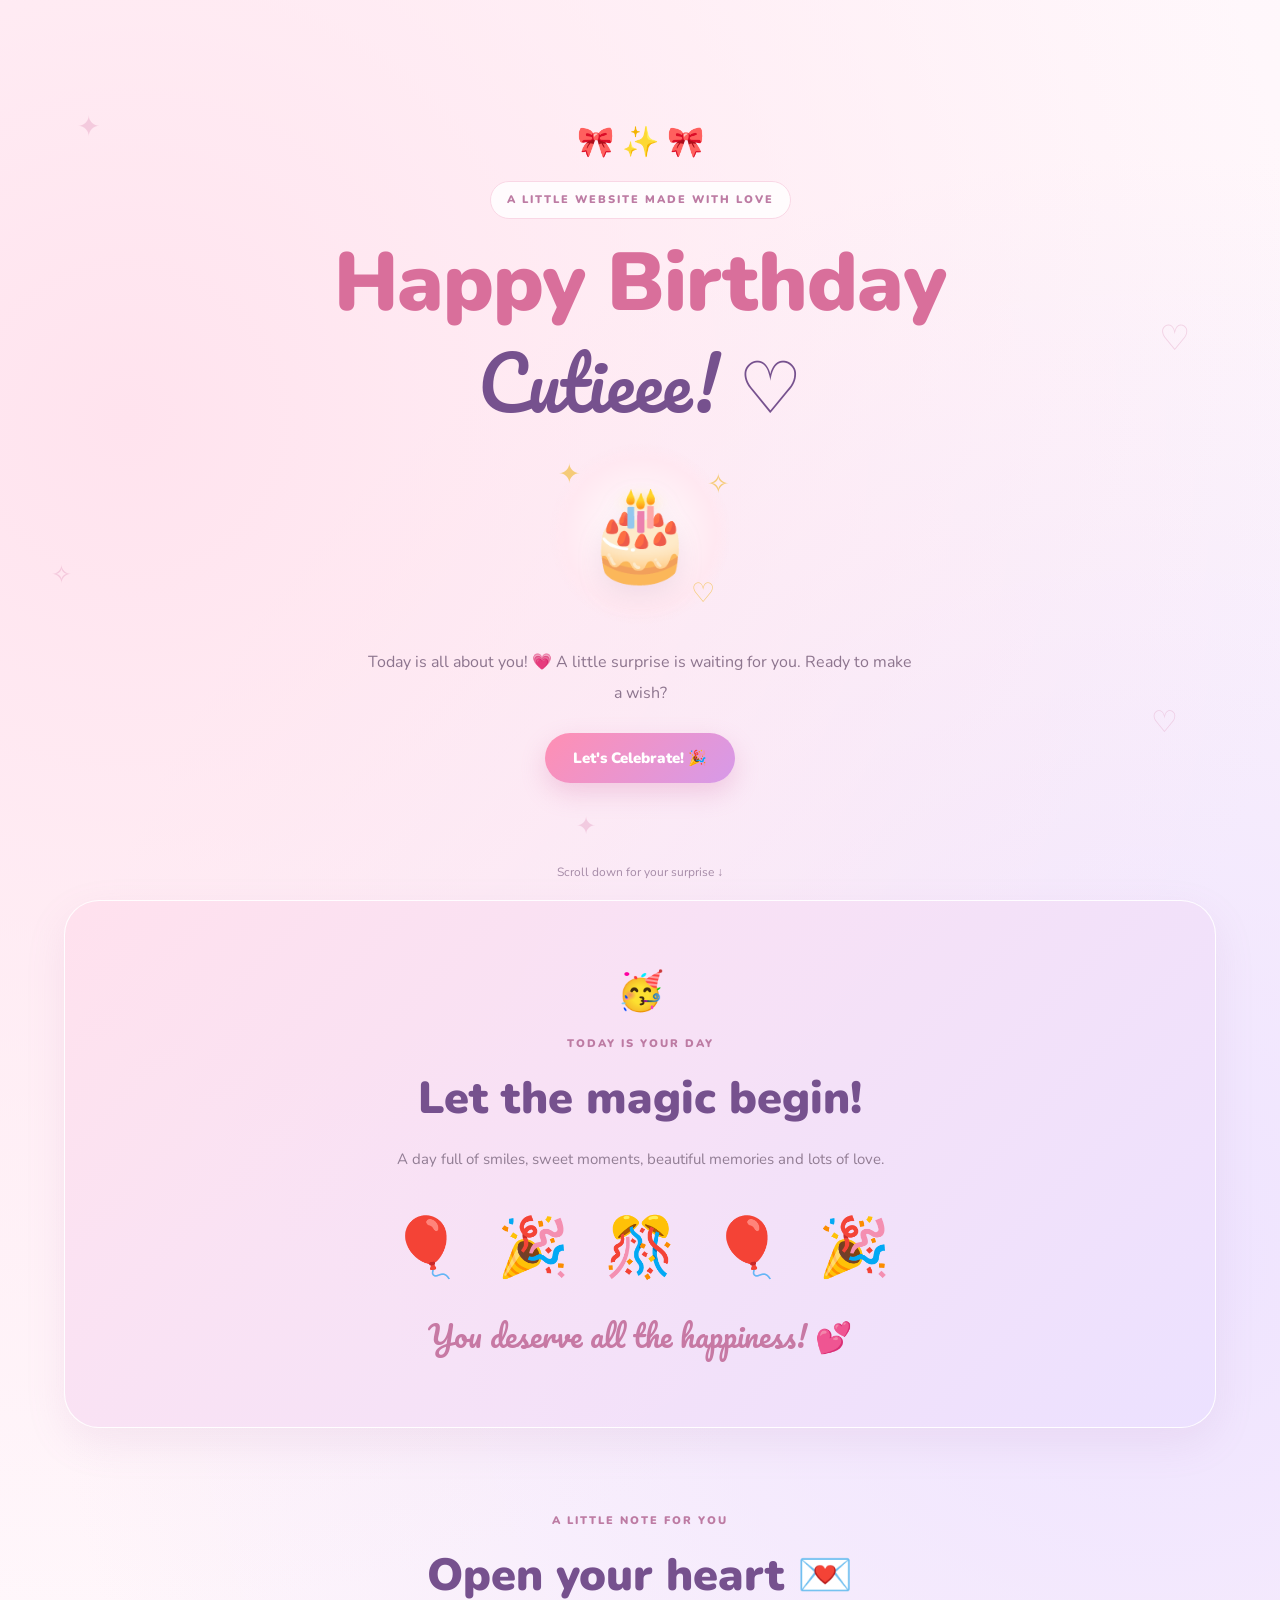
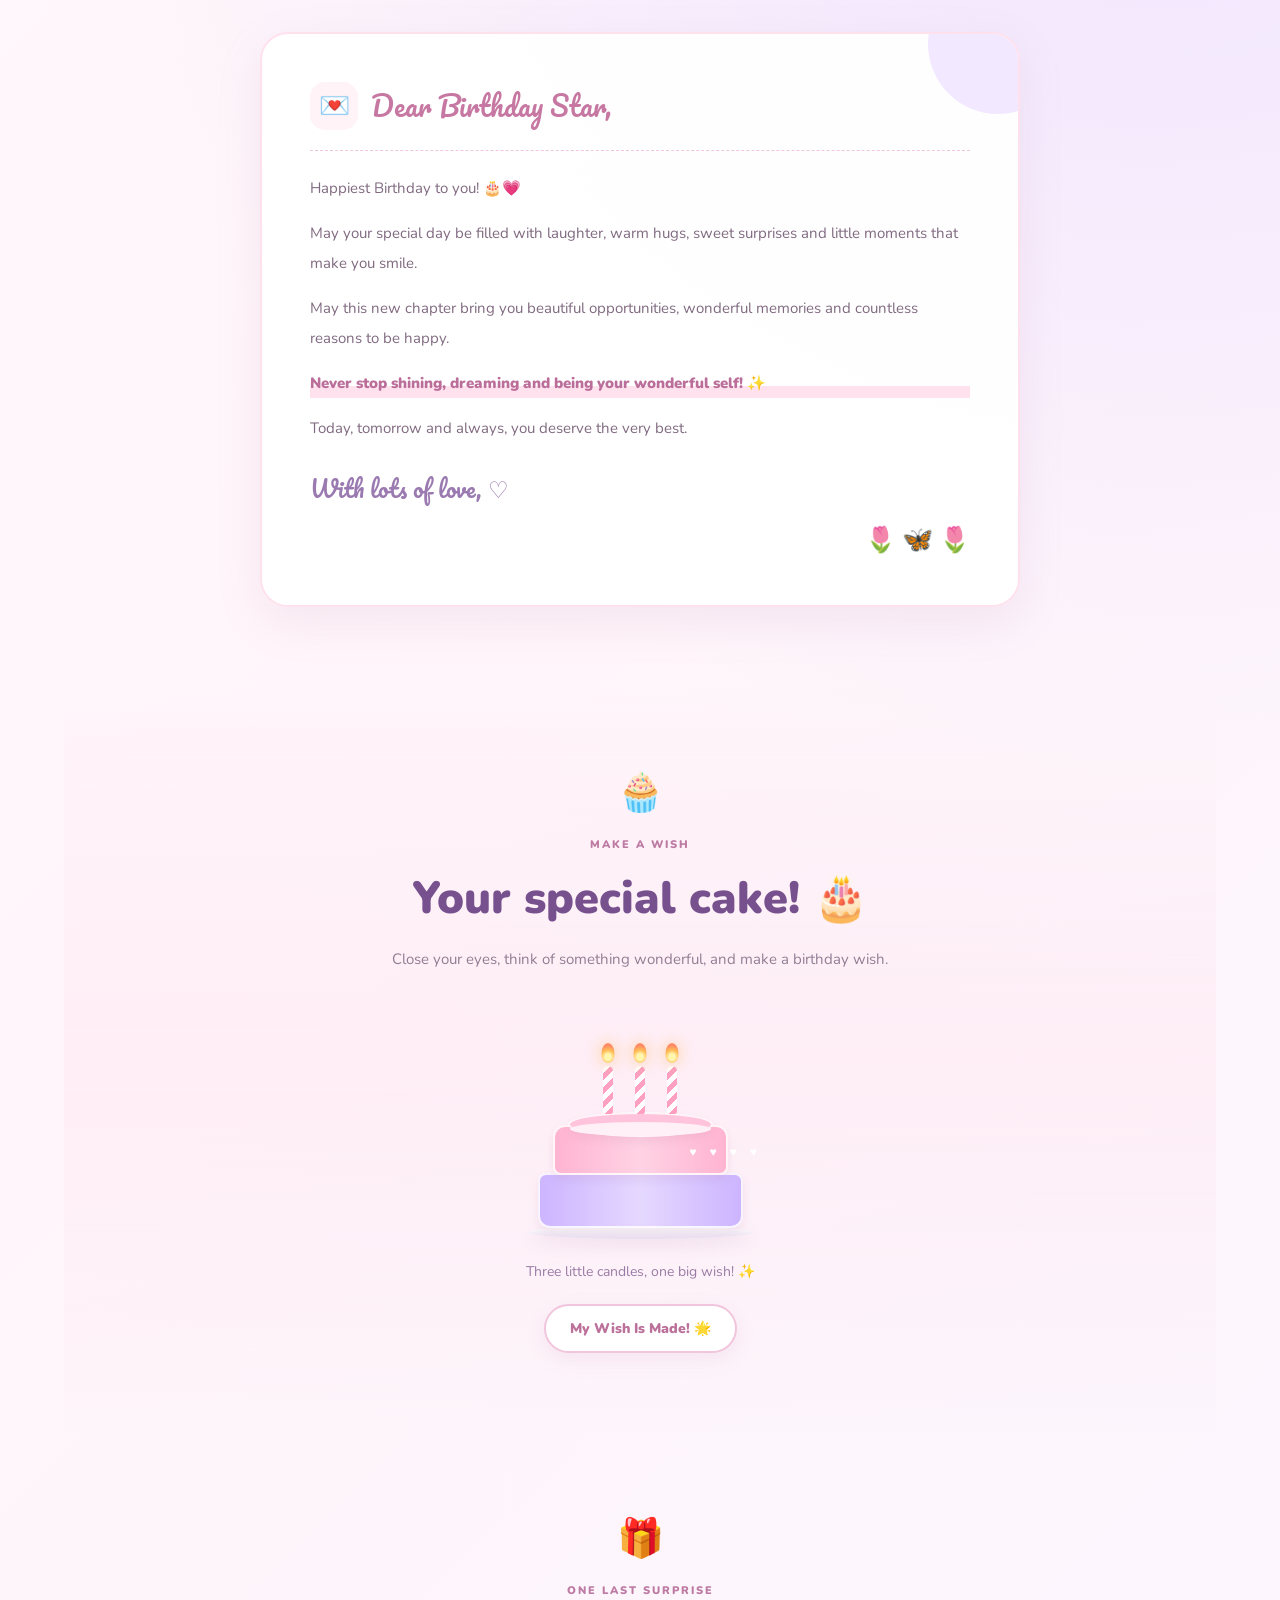
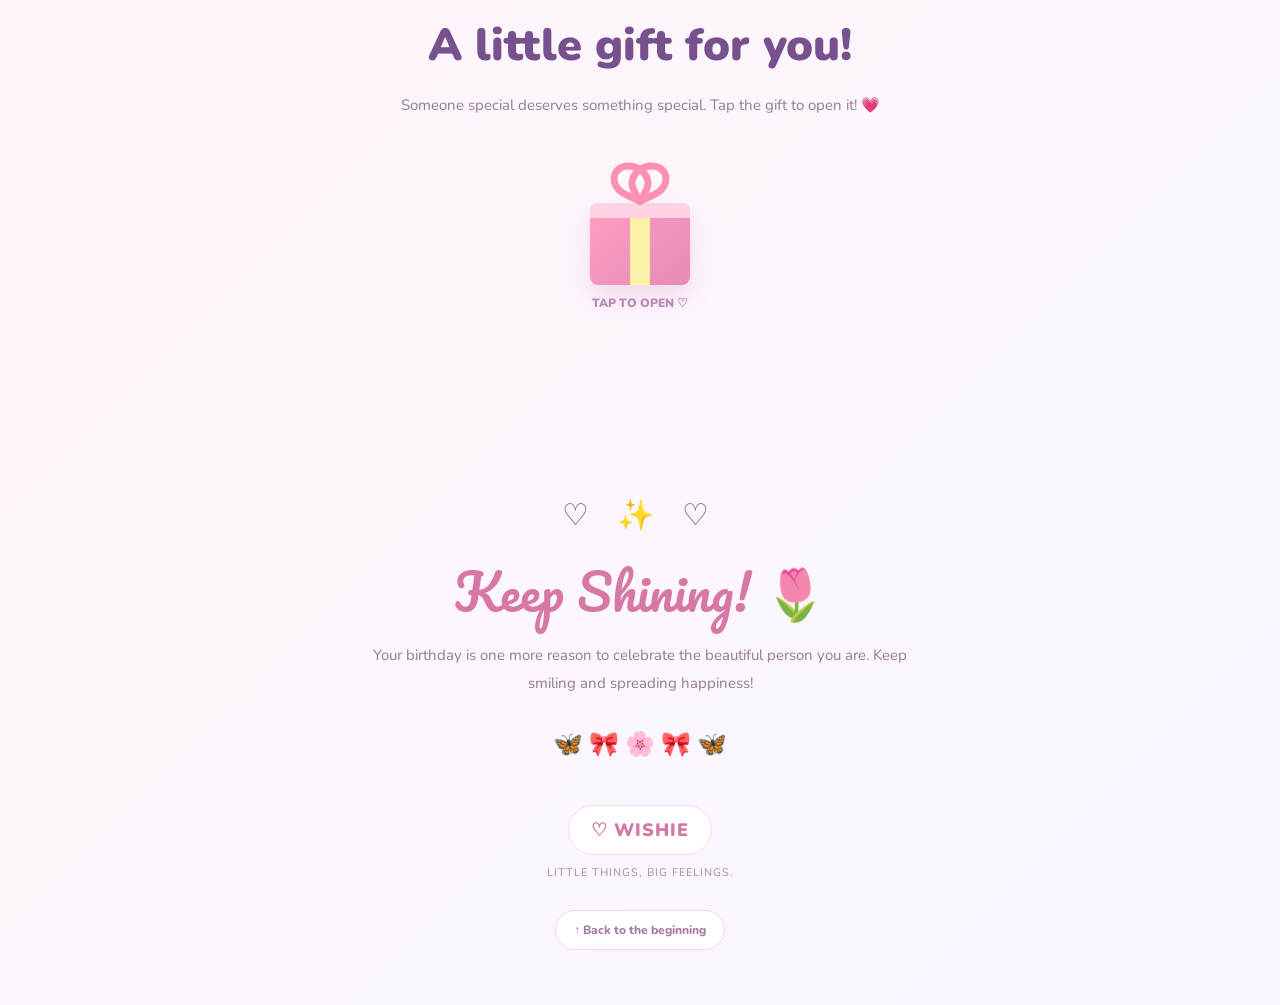
<file: index.html>
<!DOCTYPE html>
<html lang="en">
<head>
    <meta charset="UTF-8">
    <meta name="viewport" content="width=device-width, initial-scale=1.0">

    <title>Happy Birthday! 🎀 | Wishie</title>

    <link rel="preconnect" href="https://fonts.googleapis.com">
    <link rel="preconnect" href="https://fonts.gstatic.com" crossorigin>

    <link href="https://fonts.googleapis.com/css2?family=Nunito:wght@400;600;700;800;900&family=Pacifico&display=swap" rel="stylesheet">

    <link rel="stylesheet" href="style.css">
</head>

<body>

    <!-- Floating background decorations -->
    <div class="floating-decor" aria-hidden="true">
        <span>✦</span>
        <span>♡</span>
        <span>✧</span>
        <span>♡</span>
        <span>✦</span>
    </div>

    <main class="website-container">

        <!-- SECTION 1: WELCOME -->
        <section class="hero" id="home">

            <div class="top-decoration">🎀 ✨ 🎀</div>

            <p class="tiny-label">A LITTLE WEBSITE MADE WITH LOVE</p>

            <h1 class="hero-title">
                Happy Birthday
                <span class="cute-word">Cutieee! ♡</span>
            </h1>

            <div class="hero-cake">
                <span class="cake-sparkle sparkle-one">✦</span>
                <span class="cake-sparkle sparkle-two">✧</span>
                <span class="cake-emoji">🎂</span>
                <span class="cake-sparkle sparkle-three">♡</span>
            </div>

            <p class="hero-message">
                Today is all about you! 💗
                A little surprise is waiting for you.
                Ready to make a wish?
            </p>

            <button class="main-button" id="celebrateButton">
                Let's Celebrate! 🎉
            </button>

            <p class="scroll-hint">Scroll down for your surprise ↓</p>

        </section>


        <!-- SECTION 2: CELEBRATION -->
        <section class="celebration-section" id="celebration">

            <div class="section-sticker">🥳</div>

            <p class="section-label">TODAY IS YOUR DAY</p>

            <h2 class="section-title">
                Let the magic begin!
            </h2>

            <p class="section-description">
                A day full of smiles, sweet moments,
                beautiful memories and lots of love.
            </p>

            <div class="party-decorations" aria-label="Birthday decorations">
                <span>🎈</span>
                <span>🎉</span>
                <span>🎊</span>
                <span>🎈</span>
                <span>🎉</span>
            </div>

            <p class="celebration-note">
                You deserve all the happiness! 💕
            </p>

        </section>


        <!-- SECTION 3: BIRTHDAY MESSAGE -->
        <section class="message-section" id="message">

            <p class="section-label">A LITTLE NOTE FOR YOU</p>

            <h2 class="section-title">
                Open your heart 💌
            </h2>

            <div class="message-card">

                <div class="message-top">
                    <span class="envelope-icon">💌</span>

                    <h3 class="message-heading">
                        Dear Birthday Star,
                    </h3>
                </div>

                <div class="message-content">

                    <p>
                        Happiest Birthday to you! 🎂💗
                    </p>

                    <p>
                        May your special day be filled with
                        laughter, warm hugs, sweet surprises
                        and little moments that make you smile.
                    </p>

                    <p>
                        May this new chapter bring you
                        beautiful opportunities, wonderful
                        memories and countless reasons to be happy.
                    </p>

                    <p class="special-wish">
                        Never stop shining, dreaming
                        and being your wonderful self! ✨
                    </p>

                    <p>
                        Today, tomorrow and always,
                        you deserve the very best.
                    </p>

                </div>

                <div class="message-signature">
                    With lots of love, ♡
                </div>

                <div class="message-bottom-decoration">
                    🌷 🦋 🌷
                </div>

            </div>

        </section>


        <!-- SECTION 4: BIRTHDAY CAKE -->
        <section class="cake-section" id="cake">

            <div class="section-sticker">🧁</div>

            <p class="section-label">MAKE A WISH</p>

            <h2 class="section-title">
                Your special cake! 🎂
            </h2>

            <p class="section-description">
                Close your eyes, think of something wonderful,
                and make a birthday wish.
            </p>

            <div class="animated-cake" aria-label="Animated birthday cake">

                <div class="cake-candles">

                    <div class="candle">
                        <span class="flame"></span>
                    </div>

                    <div class="candle">
                        <span class="flame"></span>
                    </div>

                    <div class="candle">
                        <span class="flame"></span>
                    </div>

                </div>

                <div class="cake-layer cake-top">
                    <div class="icing-drip"></div>
                </div>

                <div class="cake-layer cake-middle"></div>

                <div class="cake-layer cake-bottom"></div>

                <div class="cake-plate"></div>

            </div>

            <p class="cake-wish">
                Three little candles, one big wish! ✨
            </p>

            <button class="secondary-button" id="wishButton">
                My Wish Is Made! 🌟
            </button>

            <p class="wish-made" id="wishMessage" hidden>
                May your beautiful wish come true! 💖✨
            </p>

        </section>


        <!-- SECTION 5: GIFT SURPRISE -->
        <section class="gift-section" id="gift">

            <div class="section-sticker">🎁</div>

            <p class="section-label">ONE LAST SURPRISE</p>

            <h2 class="section-title">
                A little gift for you!
            </h2>

            <p class="section-description">
                Someone special deserves something special.
                Tap the gift to open it! 💗
            </p>

            <button
                class="gift-button"
                id="giftButton"
                aria-label="Open your birthday gift"
                aria-expanded="false"
                aria-controls="giftSurprise"
            >

                <span class="gift-bow"></span>
                <span class="gift-box"></span>
                <span class="gift-tap">TAP TO OPEN ♡</span>

            </button>

            <div class="gift-surprise" id="giftSurprise" hidden>

                <div class="surprise-sticker">💝</div>

                <h2 class="section-title">
                    Surprise, Birthday Star!
                </h2>

                <p class="surprise-special">
                    You are one of a kind. Never forget that! 💗
                </p>

                <div class="mini-surprise-cake">🧸 🎂 🌷</div>

                <p class="section-description">
                    May your days be colourful,
                    your heart be happy,
                    and your dreams come true.
                </p>

                <p class="surprise-footer">
                    Sending you a big virtual hug! ♡
                </p>

            </div>

        </section>


        <!-- SECTION 6: ENDING -->
        <section class="ending-section">

            <div class="ending-hearts">♡ ✨ ♡</div>

            <h2 class="ending-title">
                Keep Shining! 🌷
            </h2>

            <p class="ending-message">
                Your birthday is one more reason
                to celebrate the beautiful person you are.
                Keep smiling and spreading happiness!
            </p>

            <div class="ending-decoration">
                🦋 🎀 🌸 🎀 🦋
            </div>

            <div class="wishie-brand">
                ♡ WISHIE
            </div>

            <p class="brand-tagline">
                LITTLE THINGS, BIG FEELINGS.
            </p>

            <button class="back-button" id="backButton">
                ↑ Back to the beginning
            </button>

        </section>

    </main>


    <!-- Confetti appears here -->
    <div
        class="confetti-container"
        id="confettiContainer"
        aria-hidden="true"
    ></div>

    <script src="script.js"></script>

</body>
    </html>
</file>
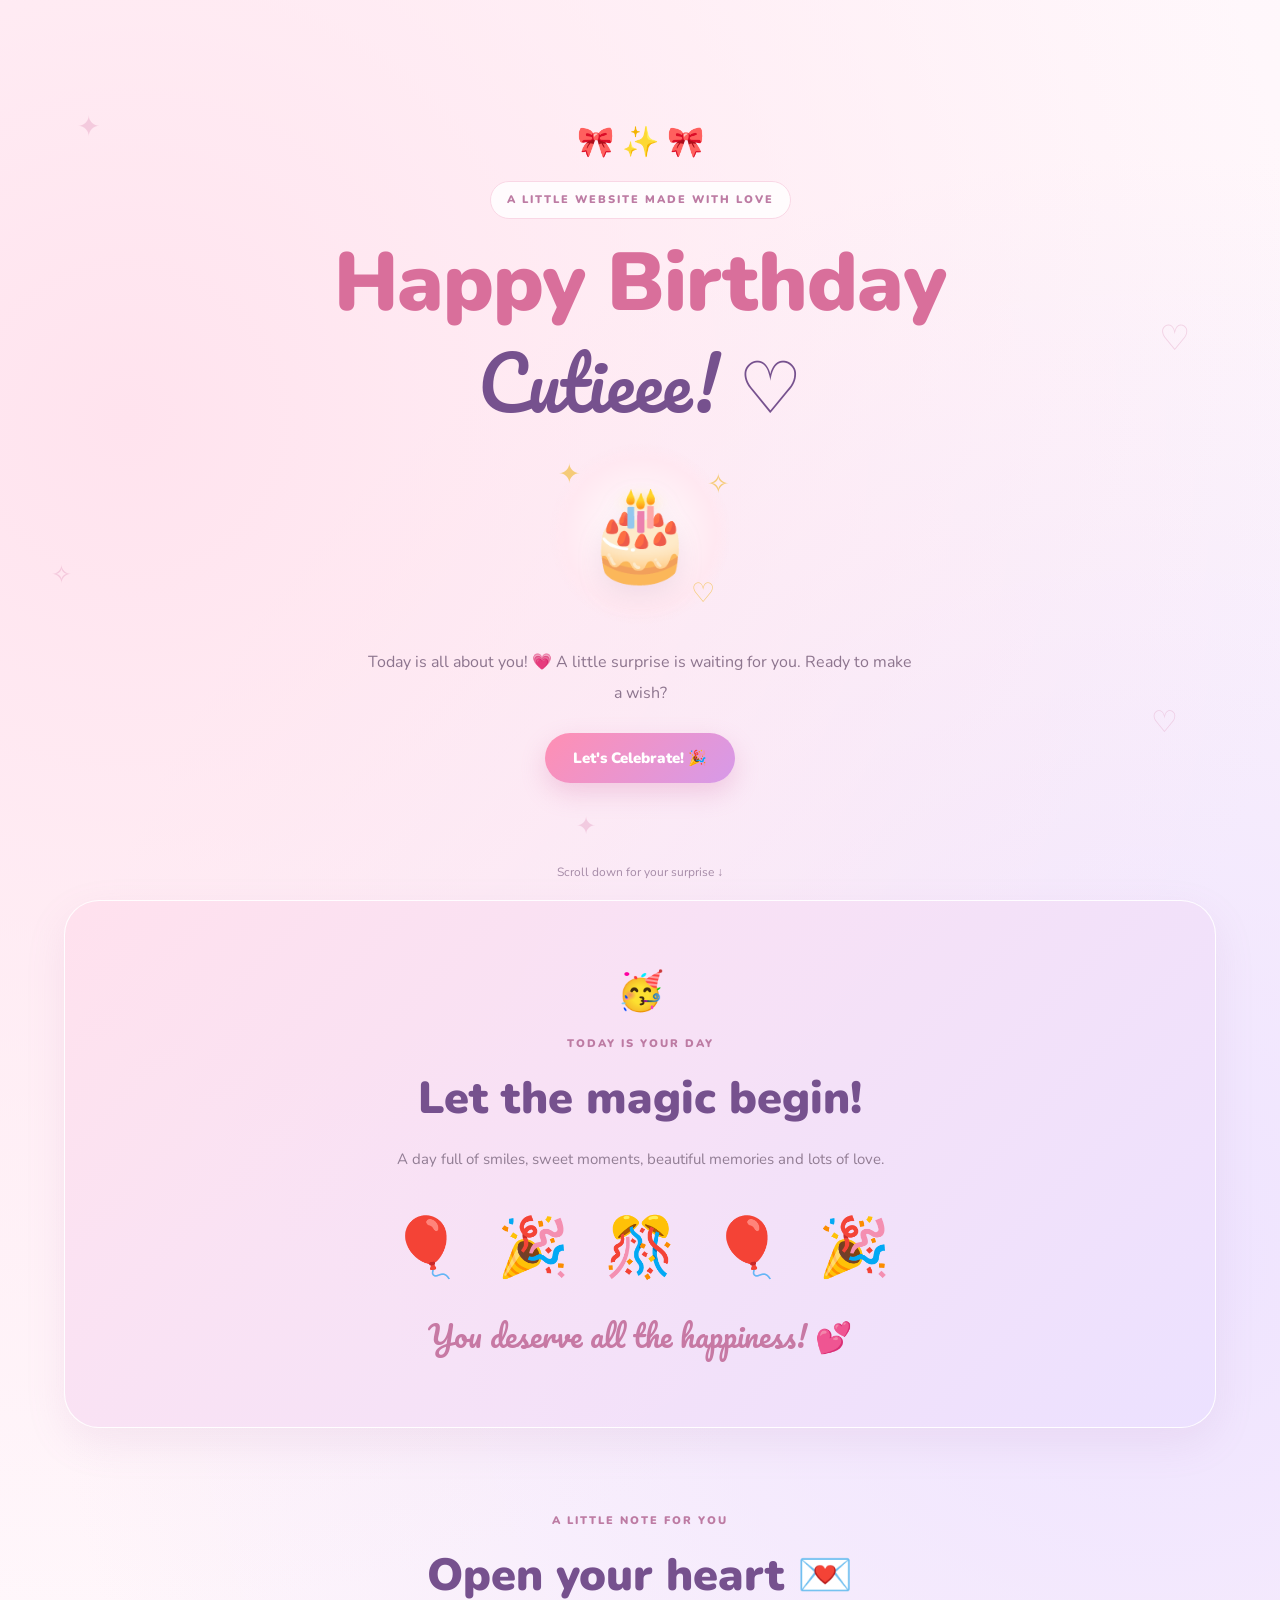
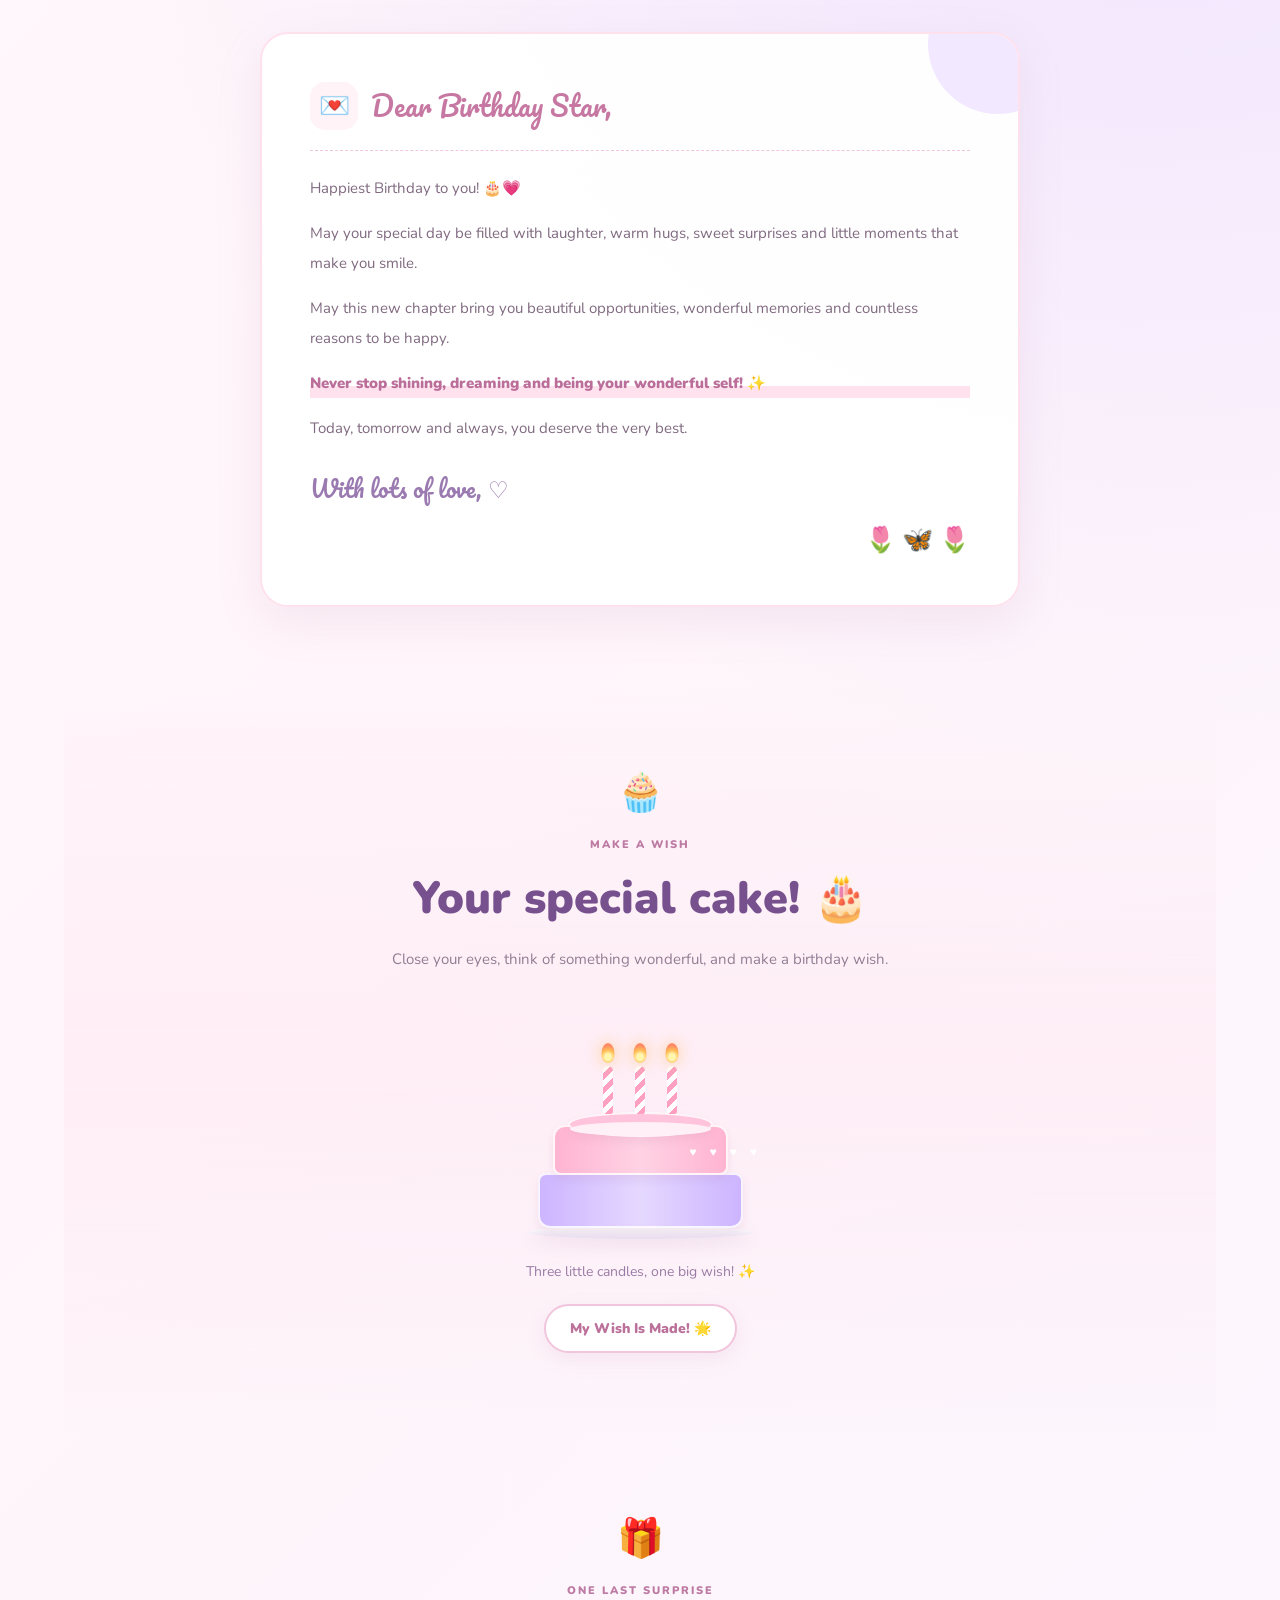
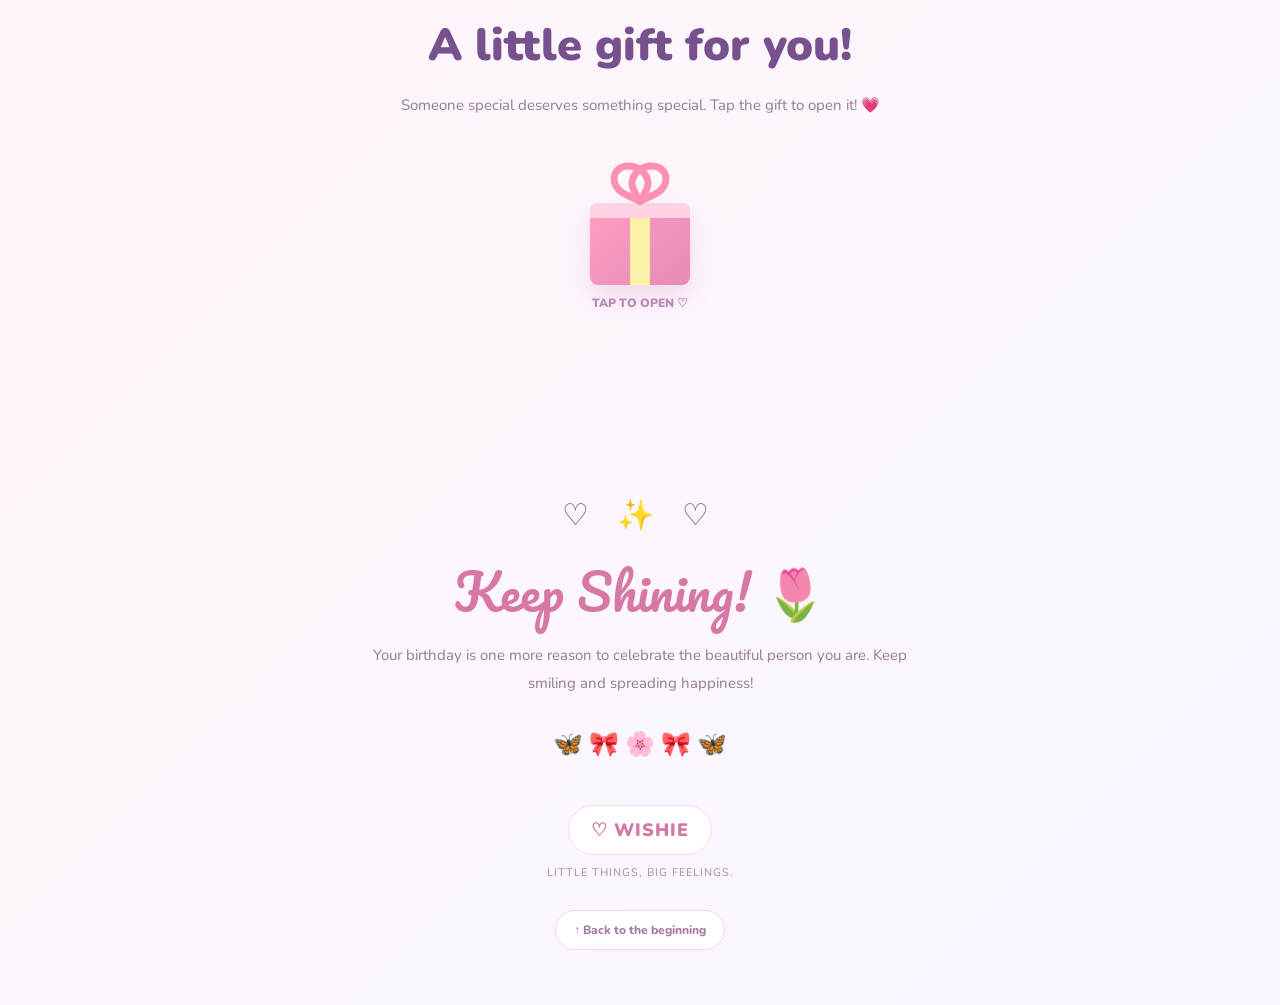
<file: index (2).html>
<!DOCTYPE html>
<html lang="en">
<head>
    <meta charset="UTF-8">
    <meta name="viewport" content="width=device-width, initial-scale=1.0">

    <title>Happy Birthday! 🎀 | Wishie</title>

    <link rel="preconnect" href="https://fonts.googleapis.com">
    <link rel="preconnect" href="https://fonts.gstatic.com" crossorigin>

    <link href="https://fonts.googleapis.com/css2?family=Nunito:wght@400;600;700;800;900&family=Pacifico&display=swap" rel="stylesheet">

    <link rel="stylesheet" href="style.css">
</head>

<body>

    <!-- Floating background decorations -->
    <div class="floating-decor" aria-hidden="true">
        <span>✦</span>
        <span>♡</span>
        <span>✧</span>
        <span>♡</span>
        <span>✦</span>
    </div>

    <main class="website-container">

        <!-- SECTION 1: WELCOME -->
        <section class="hero" id="home">

            <div class="top-decoration">🎀 ✨ 🎀</div>

            <p class="tiny-label">A LITTLE WEBSITE MADE WITH LOVE</p>

            <h1 class="hero-title">
                Happy Birthday
                <span class="cute-word">Cutieee! ♡</span>
            </h1>

            <div class="hero-cake">
                <span class="cake-sparkle sparkle-one">✦</span>
                <span class="cake-sparkle sparkle-two">✧</span>
                <span class="cake-emoji">🎂</span>
                <span class="cake-sparkle sparkle-three">♡</span>
            </div>

            <p class="hero-message">
                Today is all about you! 💗
                A little surprise is waiting for you.
                Ready to make a wish?
            </p>

            <button class="main-button" id="celebrateButton">
                Let's Celebrate! 🎉
            </button>

            <p class="scroll-hint">Scroll down for your surprise ↓</p>

        </section>


        <!-- SECTION 2: CELEBRATION -->
        <section class="celebration-section" id="celebration">

            <div class="section-sticker">🥳</div>

            <p class="section-label">TODAY IS YOUR DAY</p>

            <h2 class="section-title">
                Let the magic begin!
            </h2>

            <p class="section-description">
                A day full of smiles, sweet moments,
                beautiful memories and lots of love.
            </p>

            <div class="party-decorations" aria-label="Birthday decorations">
                <span>🎈</span>
                <span>🎉</span>
                <span>🎊</span>
                <span>🎈</span>
                <span>🎉</span>
            </div>

            <p class="celebration-note">
                You deserve all the happiness! 💕
            </p>

        </section>


        <!-- SECTION 3: BIRTHDAY MESSAGE -->
        <section class="message-section" id="message">

            <p class="section-label">A LITTLE NOTE FOR YOU</p>

            <h2 class="section-title">
                Open your heart 💌
            </h2>

            <div class="message-card">

                <div class="message-top">
                    <span class="envelope-icon">💌</span>

                    <h3 class="message-heading">
                        Dear Birthday Star,
                    </h3>
                </div>

                <div class="message-content">

                    <p>
                        Happiest Birthday to you! 🎂💗
                    </p>

                    <p>
                        May your special day be filled with
                        laughter, warm hugs, sweet surprises
                        and little moments that make you smile.
                    </p>

                    <p>
                        May this new chapter bring you
                        beautiful opportunities, wonderful
                        memories and countless reasons to be happy.
                    </p>

                    <p class="special-wish">
                        Never stop shining, dreaming
                        and being your wonderful self! ✨
                    </p>

                    <p>
                        Today, tomorrow and always,
                        you deserve the very best.
                    </p>

                </div>

                <div class="message-signature">
                    With lots of love, ♡
                </div>

                <div class="message-bottom-decoration">
                    🌷 🦋 🌷
                </div>

            </div>

        </section>


        <!-- SECTION 4: BIRTHDAY CAKE -->
        <section class="cake-section" id="cake">

            <div class="section-sticker">🧁</div>

            <p class="section-label">MAKE A WISH</p>

            <h2 class="section-title">
                Your special cake! 🎂
            </h2>

            <p class="section-description">
                Close your eyes, think of something wonderful,
                and make a birthday wish.
            </p>

            <div class="animated-cake" aria-label="Animated birthday cake">

                <div class="cake-candles">

                    <div class="candle">
                        <span class="flame"></span>
                    </div>

                    <div class="candle">
                        <span class="flame"></span>
                    </div>

                    <div class="candle">
                        <span class="flame"></span>
                    </div>

                </div>

                <div class="cake-layer cake-top">
                    <div class="icing-drip"></div>
                </div>

                <div class="cake-layer cake-middle"></div>

                <div class="cake-layer cake-bottom"></div>

                <div class="cake-plate"></div>

            </div>

            <p class="cake-wish">
                Three little candles, one big wish! ✨
            </p>

            <button class="secondary-button" id="wishButton">
                My Wish Is Made! 🌟
            </button>

            <p class="wish-made" id="wishMessage" hidden>
                May your beautiful wish come true! 💖✨
            </p>

        </section>


        <!-- SECTION 5: GIFT SURPRISE -->
        <section class="gift-section" id="gift">

            <div class="section-sticker">🎁</div>

            <p class="section-label">ONE LAST SURPRISE</p>

            <h2 class="section-title">
                A little gift for you!
            </h2>

            <p class="section-description">
                Someone special deserves something special.
                Tap the gift to open it! 💗
            </p>

            <button
                class="gift-button"
                id="giftButton"
                aria-label="Open your birthday gift"
                aria-expanded="false"
                aria-controls="giftSurprise"
            >

                <span class="gift-bow"></span>
                <span class="gift-box"></span>
                <span class="gift-tap">TAP TO OPEN ♡</span>

            </button>

            <div class="gift-surprise" id="giftSurprise" hidden>

                <div class="surprise-sticker">💝</div>

                <h2 class="section-title">
                    Surprise, Birthday Star!
                </h2>

                <p class="surprise-special">
                    You are one of a kind. Never forget that! 💗
                </p>

                <div class="mini-surprise-cake">🧸 🎂 🌷</div>

                <p class="section-description">
                    May your days be colourful,
                    your heart be happy,
                    and your dreams come true.
                </p>

                <p class="surprise-footer">
                    Sending you a big virtual hug! ♡
                </p>

            </div>

        </section>


        <!-- SECTION 6: ENDING -->
        <section class="ending-section">

            <div class="ending-hearts">♡ ✨ ♡</div>

            <h2 class="ending-title">
                Keep Shining! 🌷
            </h2>

            <p class="ending-message">
                Your birthday is one more reason
                to celebrate the beautiful person you are.
                Keep smiling and spreading happiness!
            </p>

            <div class="ending-decoration">
                🦋 🎀 🌸 🎀 🦋
            </div>

            <div class="wishie-brand">
                ♡ WISHIE
            </div>

            <p class="brand-tagline">
                LITTLE THINGS, BIG FEELINGS.
            </p>

            <button class="back-button" id="backButton">
                ↑ Back to the beginning
            </button>

        </section>

    </main>


    <!-- Confetti appears here -->
    <div
        class="confetti-container"
        id="confettiContainer"
        aria-hidden="true"
    ></div>

    <script src="script.js"></script>

</body>
</html>
</file>
<file: style.css>
/* ==================================
   WISHIE BIRTHDAY WEBSITE
   Cute pastel theme 🎀
================================== */

/* 1. BASIC SETTINGS */

* {
    margin: 0;
    padding: 0;
    box-sizing: border-box;
}

:root {
    --pink: #ff8fb3;
    --light-pink: #ffe2ed;
    --soft-pink: #fff3f7;
    --lavender: #e9ddff;
    --purple: #a78bfa;
    --dark-purple: #76518e;
    --text: #705a73;
    --gold: #f5cb78;
    --white: #ffffff;
}

html {
    scroll-behavior: smooth;
}

body {
    width: 100%;
    min-height: 100vh;
    font-family: "Nunito", sans-serif;
    color: var(--text);
    background:
        radial-gradient(
            circle at 10% 10%,
            #ffe3ee 0,
            transparent 30%
        ),
        radial-gradient(
            circle at 90% 30%,
            #eee3ff 0,
            transparent 35%
        ),
        linear-gradient(
            135deg,
            #fff9fc,
            #fff5fa,
            #faf6ff
        );
    overflow-x: hidden;
}

[hidden] {
    display: none !important;
}

button {
    font-family: inherit;
    cursor: pointer;
    -webkit-tap-highlight-color: transparent;
}

button:focus-visible {
    outline: 3px solid var(--purple);
    outline-offset: 4px;
}

/* 2. BACKGROUND DECORATIONS */

.floating-decor {
    position: fixed;
    inset: 0;
    overflow: hidden;
    pointer-events: none;
    z-index: 0;
}

.floating-decor span {
    position: absolute;
    color: rgba(219, 133, 177, 0.3);
    animation: floatAround 6s ease-in-out infinite;
}

.floating-decor span:nth-child(1) {
    top: 12%;
    left: 6%;
    font-size: 28px;
}

.floating-decor span:nth-child(2) {
    top: 35%;
    right: 7%;
    font-size: 35px;
    animation-delay: 1s;
}

.floating-decor span:nth-child(3) {
    top: 62%;
    left: 4%;
    font-size: 25px;
    animation-delay: 2s;
}

.floating-decor span:nth-child(4) {
    top: 78%;
    right: 8%;
    font-size: 30px;
    animation-delay: 0.5s;
}

.floating-decor span:nth-child(5) {
    top: 90%;
    left: 45%;
    font-size: 24px;
    animation-delay: 1.5s;
}

@keyframes floatAround {
    0%, 100% {
        transform: translateY(0) rotate(0);
    }

    50% {
        transform: translateY(-18px) rotate(15deg);
    }
}

/* 3. MAIN CONTAINER
   Uses the available screen width. */

.website-container {
    position: relative;
    z-index: 1;
    width: 100%;
    max-width: none;
    margin: 0;
    padding: 0 5%;
}

/* 4. HERO SECTION */

.hero {
    width: 100%;
    min-height: 100vh;
    min-height: 100svh;
    display: flex;
    flex-direction: column;
    align-items: center;
    justify-content: center;
    position: relative;
    text-align: center;
    padding: 70px 15px 65px;
}

.top-decoration {
    font-size: 30px;
    margin-bottom: 18px;
    animation: gentleBounce 3s ease-in-out infinite;
}

.tiny-label,
.section-label {
    display: inline-block;
    color: #bd7ba3;
    font-size: 11px;
    font-weight: 900;
    letter-spacing: 2px;
    line-height: 1.8;
    margin-bottom: 15px;
}

.tiny-label {
    padding: 8px 16px;
    border-radius: 50px;
    background: rgba(255, 255, 255, 0.8);
    border: 1px solid #f9d7e5;
}

.hero-title {
    width: 100%;
    font-size: clamp(38px, 8vw, 82px);
    font-weight: 900;
    color: #d96f9b;
    line-height: 1.2;
    letter-spacing: -1px;
    animation: fadeUp 0.9s ease both;
}

.cute-word {
    display: block;
    margin-top: 8px;
    font-family: "Pacifico", cursive;
    font-size: clamp(38px, 8vw, 72px);
    font-weight: 400;
    color: var(--dark-purple);
    letter-spacing: 0;
}

.hero-cake {
    width: 180px;
    height: 180px;
    margin: 18px auto;
    display: flex;
    align-items: center;
    justify-content: center;
    position: relative;
    border-radius: 50%;
    background: radial-gradient(
        circle,
        white,
        #ffe8f1 60%,
        transparent 72%
    );
    animation: cakeFloat 3s ease-in-out infinite;
}

.cake-emoji {
    font-size: 90px;
    filter: drop-shadow(
        0 10px 12px rgba(170, 100, 145, 0.15)
    );
}

.cake-sparkle {
    position: absolute;
    color: var(--gold);
    font-size: 27px;
    animation: sparkle 2s ease-in-out infinite;
}

.sparkle-one {
    top: 12px;
    left: 8px;
}

.sparkle-two {
    top: 22px;
    right: 0;
    animation-delay: 0.5s;
}

.sparkle-three {
    bottom: 12px;
    right: 15px;
    animation-delay: 1s;
}

.hero-message {
    width: 100%;
    max-width: 550px;
    margin: 5px auto 25px;
    color: #8d758e;
    font-size: 16px;
    line-height: 1.9;
}

.main-button {
    display: inline-flex;
    align-items: center;
    justify-content: center;
    gap: 8px;
    padding: 15px 28px;
    border: none;
    border-radius: 50px;
    background: linear-gradient(
        135deg,
        #ff8fb3,
        #d69ae9
    );
    color: white;
    font-size: 15px;
    font-weight: 900;
    box-shadow: 0 10px 25px rgba(220, 125, 175, 0.3);
    transition: transform 0.25s, box-shadow 0.25s;
}

.main-button:hover {
    transform: translateY(-4px);
    box-shadow: 0 14px 30px rgba(220, 125, 175, 0.4);
}

.main-button:active {
    transform: scale(0.97);
}

.scroll-hint {
    position: absolute;
    bottom: 20px;
    font-size: 12px;
    color: #a58ba7;
    animation: hintBounce 2s ease-in-out infinite;
}

/* 5. SHARED SECTION DESIGN */

.celebration-section,
.message-section,
.cake-section,
.gift-section,
.ending-section {
    width: 100%;
    padding: 80px 0;
    text-align: center;
    scroll-margin-top: 20px;
}

.section-sticker {
    font-size: 38px;
    margin-bottom: 14px;
}

.section-title {
    width: 100%;
    color: var(--dark-purple);
    font-size: clamp(28px, 5vw, 45px);
    line-height: 1.35;
    font-weight: 900;
    margin-bottom: 15px;
    overflow-wrap: break-word;
}

.section-description {
    width: 100%;
    max-width: 580px;
    margin: 0 auto 25px;
    color: #927d94;
    font-size: 15px;
    line-height: 1.9;
}

/* 6. CELEBRATION */

.celebration-section {
    padding: 65px 5%;
    border: 1px solid rgba(255, 255, 255, 0.9);
    border-radius: 35px;
    background: linear-gradient(
        135deg,
        rgba(255, 224, 237, 0.9),
        rgba(235, 224, 255, 0.9)
    );
    box-shadow: 0 15px 40px rgba(180, 125, 175, 0.12);
    overflow: hidden;
}

.party-decorations {
    display: flex;
    justify-content: center;
    align-items: center;
    flex-wrap: wrap;
    gap: clamp(12px, 4vw, 35px);
    margin: 35px auto 20px;
}

.party-decorations span {
    display: inline-block;
    font-size: clamp(36px, 7vw, 58px);
    animation: partyBounce 2s ease-in-out infinite;
}

.party-decorations span:nth-child(even) {
    animation-delay: 0.5s;
}

.celebration-note {
    margin-top: 22px;
    font-family: "Pacifico", cursive;
    color: #c779a4;
    font-size: clamp(21px, 4vw, 30px);
}

/* 7. MESSAGE CARD */

.message-card {
    width: 100%;
    max-width: 760px;
    margin: 25px auto 0;
    padding: clamp(25px, 5vw, 48px);
    text-align: left;
    position: relative;
    background: rgba(255, 255, 255, 0.94);
    border: 2px solid #ffe1ed;
    border-radius: 28px;
    box-shadow: 0 15px 45px rgba(183, 130, 173, 0.13);
    overflow: hidden;
}

.message-card::before {
    content: "";
    position: absolute;
    top: -60px;
    right: -50px;
    width: 140px;
    height: 140px;
    border-radius: 50%;
    background: #f2e8ff;
}

.message-top {
    position: relative;
    display: flex;
    align-items: center;
    flex-wrap: wrap;
    gap: 13px;
    padding-bottom: 20px;
    margin-bottom: 22px;
    border-bottom: 1px dashed #f0c6dc;
}

.envelope-icon {
    width: 48px;
    height: 48px;
    flex-shrink: 0;
    display: flex;
    align-items: center;
    justify-content: center;
    border-radius: 15px;
    background: var(--soft-pink);
    font-size: 25px;
}

.message-heading {
    font-family: "Pacifico", cursive;
    color: #c778a2;
    font-size: clamp(21px, 4vw, 27px);
    font-weight: 400;
}

.message-content {
    position: relative;
    color: #806a80;
    font-size: 15px;
    line-height: 2;
    overflow-wrap: break-word;
}

.message-content p {
    margin-bottom: 15px;
}

.special-wish {
    color: #bc6e9a;
    font-weight: 900;
    background: linear-gradient(
        transparent 60%,
        #ffe2ee 60%
    );
}

.message-signature {
    margin-top: 25px;
    color: #9a7ab0;
    font-family: "Pacifico", cursive;
    font-size: 23px;
}

.message-bottom-decoration {
    text-align: right;
    font-size: 25px;
    margin-top: 15px;
}

/* 8. CAKE SECTION */

.cake-section {
    background: linear-gradient(
        180deg,
        transparent,
        rgba(255, 230, 241, 0.5),
        transparent
    );
}

.animated-cake {
    width: 230px;
    height: 230px;
    margin: 35px auto 20px;
    position: relative;
    display: flex;
    flex-direction: column;
    align-items: center;
    justify-content: flex-end;
    animation: cakeFloat 3s ease-in-out infinite;
}

.cake-candles {
    height: 65px;
    display: flex;
    justify-content: center;
    align-items: flex-end;
    gap: 22px;
    position: relative;
    z-index: 5;
    margin-bottom: -2px;
}

.candle {
    width: 10px;
    height: 48px;
    border-radius: 5px 5px 2px 2px;
    position: relative;
    background: repeating-linear-gradient(
        135deg,
        white 0 5px,
        #ff9fc2 5px 10px
    );
}

.flame {
    position: absolute;
    top: -23px;
    left: 50%;
    width: 13px;
    height: 20px;
    border-radius: 50% 50% 45% 45%;
    background: radial-gradient(
        circle at 50% 70%,
        #fff6b0 0 20%,
        #ffbc54 45%,
        #ff8b66 75%
    );
    box-shadow: 0 0 15px rgba(255, 190, 80, 0.6);
    transform: translateX(-50%);
    transform-origin: bottom center;
    animation: flameDance 0.6s ease-in-out infinite alternate;
}

.cake-layer {
    position: relative;
    border: 2px solid rgba(255, 255, 255, 0.85);
    box-shadow: 0 5px 10px rgba(170, 110, 150, 0.12);
}

.cake-top {
    width: 145px;
    height: 25px;
    background: #ffc4dc;
    border-radius: 50%;
    z-index: 3;
    margin-bottom: -12px;
}

.icing-drip {
    position: absolute;
    top: 8px;
    left: 0;
    width: 100%;
    height: 14px;
    border-radius: 50%;
    background: #fff0f7;
}

.cake-middle {
    width: 175px;
    height: 50px;
    border-radius: 12px 12px 8px 8px;
    background: linear-gradient(
        90deg,
        #ffb4d1,
        #ffd2e4,
        #ffb4d1
    );
    z-index: 2;
}

.cake-middle::before {
    content: "♥  ♥  ♥  ♥";
    position: absolute;
    top: 17px;
    width: 100%;
    text-align: center;
    color: white;
    font-size: 12px;
    letter-spacing: 5px;
}

.cake-bottom {
    width: 205px;
    height: 55px;
    border-radius: 8px 8px 12px 12px;
    background: linear-gradient(
        90deg,
        #cdb5ff,
        #e5d8ff,
        #cdb5ff
    );
    z-index: 1;
    margin-top: -2px;
}

.cake-plate {
    width: 225px;
    height: 13px;
    background: linear-gradient(#fff, #e9dff0);
    border-radius: 50%;
    box-shadow: 0 7px 15px rgba(140, 100, 150, 0.12);
    margin-top: -2px;
}

.cake-wish {
    margin: 20px auto;
    font-size: 14px;
    line-height: 1.8;
    color: #9a7ba5;
}

.secondary-button {
    max-width: 100%;
    padding: 13px 24px;
    border: 2px solid #f1c5dc;
    border-radius: 50px;
    background: white;
    color: #bc719b;
    font-size: 14px;
    font-weight: 900;
    box-shadow: 0 7px 20px rgba(190, 120, 165, 0.12);
    transition: 0.25s ease;
}

.secondary-button:hover {
    background: #fff0f6;
    transform: translateY(-3px);
}

.wish-made {
    width: 100%;
    max-width: 400px;
    margin: 20px auto 0;
    padding: 15px;
    border-radius: 16px;
    background: white;
    color: #bc719b;
    font-weight: 800;
    line-height: 1.7;
    box-shadow: 0 10px 25px rgba(190, 120, 165, 0.12);
    animation: fadeUp 0.5s ease both;
}

/* 9. GIFT BUTTON */

.gift-stars {
    color: var(--gold);
    font-size: 25px;
    letter-spacing: 15px;
    margin: 25px 0;
}

.gift-button {
    width: 160px;
    height: 170px;
    display: block;
    position: relative;
    margin: 20px auto;
    border: none;
    background: transparent;
    transition: transform 0.3s ease;
}

.gift-button:hover {
    transform: scale(1.06) rotate(-3deg);
}

.gift-button:active {
    transform: scale(0.96);
}

.gift-bow {
    position: absolute;
    z-index: 3;
    top: 18px;
    left: 50%;
    width: 60px;
    height: 30px;
    transform: translateX(-50%);
}

.gift-bow::before,
.gift-bow::after {
    content: "";
    position: absolute;
    top: 0;
    width: 28px;
    height: 22px;
    border: 7px solid #ff8fb3;
    border-radius: 50% 50% 10% 50%;
}

.gift-bow::before {
    left: 0;
    transform: rotate(25deg);
}

.gift-bow::after {
    right: 0;
    transform: rotate(-25deg) scaleX(-1);
}

.gift-box {
    position: absolute;
    bottom: 30px;
    left: 50%;
    width: 100px;
    height: 82px;
    transform: translateX(-50%);
    border-radius: 8px;
    background: linear-gradient(
        135deg,
        #ff9fc2,
        #e58bb6
    );
    box-shadow: 0 12px 25px rgba(205, 110, 160, 0.2);
    overflow: hidden;
}

.gift-box::before {
    content: "";
    position: absolute;
    left: 50%;
    width: 20px;
    height: 100%;
    transform: translateX(-50%);
    background: #fff0a8;
}

.gift-box::after {
    content: "";
    position: absolute;
    top: 0;
    left: 0;
    width: 100%;
    height: 15px;
    background: #ffd3e5;
}

.gift-tap {
    position: absolute;
    bottom: 4px;
    left: 50%;
    width: 180px;
    transform: translateX(-50%);
    color: #b68db9;
    font-size: 12px;
    font-weight: 900;
    white-space: nowrap;
}

.gift-opened {
    animation: giftPop 0.5s ease both;
}

/* 10. GIFT SURPRISE */

.gift-surprise {
    width: 100%;
    max-width: 760px;
    margin: 25px auto 0;
    padding: clamp(25px, 5vw, 45px);
    border: 2px solid #ffe0ec;
    border-radius: 28px;
    background: rgba(255, 255, 255, 0.94);
    box-shadow: 0 15px 45px rgba(183, 130, 173, 0.13);
    animation: fadeUp 0.7s ease both;
}

.surprise-sticker {
    font-size: 48px;
    margin-bottom: 18px;
}

.gift-surprise .section-title {
    font-family: "Pacifico", cursive;
    font-weight: 400;
}

.surprise-special {
    margin: 18px auto;
    color: #c574a1;
    font-size: 16px;
    font-weight: 900;
    line-height: 1.8;
}

.mini-surprise-cake {
    font-size: 50px;
    margin: 18px 0;
    animation: cakeFloat 2.5s ease-in-out infinite;
}

.surprise-footer {
    margin-top: 22px;
    color: #9c7bb1;
    font-family: "Pacifico", cursive;
    font-size: 21px;
}

/* 11. ENDING */

.ending-section {
    padding-top: 80px;
    padding-bottom: 55px;
}

.ending-hearts {
    font-size: 30px;
    letter-spacing: 10px;
    margin-bottom: 20px;
    animation: gentleBounce 2s ease-in-out infinite;
}

.ending-title {
    font-family: "Pacifico", cursive;
    color: #d778a4;
    font-size: clamp(30px, 7vw, 50px);
    font-weight: 400;
    line-height: 1.4;
    margin-bottom: 15px;
}

.ending-message {
    width: 100%;
    max-width: 550px;
    margin: 0 auto 30px;
    color: #927c92;
    font-size: 15px;
    line-height: 1.9;
}

.ending-decoration {
    font-size: 24px;
    margin: 20px 0;
}

.wishie-brand {
    display: inline-block;
    margin-top: 25px;
    padding: 12px 22px;
    border: 1px solid #f8d8e7;
    border-radius: 50px;
    background: white;
    color: #d778a4;
    font-size: 18px;
    font-weight: 900;
    letter-spacing: 1px;
}

.brand-tagline {
    margin-top: 10px;
    color: #a58ba5;
    font-size: 11px;
    letter-spacing: 1px;
}

.back-button {
    display: block;
    margin: 30px auto 0;
    padding: 11px 18px;
    border: 1px solid #f3d5e5;
    border-radius: 30px;
    background: white;
    color: #a77ba1;
    font-size: 12px;
    font-weight: 800;
    transition: 0.3s ease;
}

.back-button:hover {
    transform: translateY(-3px);
}

/* 12. CONFETTI */

.confetti-container {
    position: fixed;
    inset: 0;
    z-index: 999;
    overflow: hidden;
    pointer-events: none;
}

.confetti-piece {
    position: absolute;
    top: -20px;
    width: 9px;
    height: 14px;
    border-radius: 3px;
    animation: confettiFall 3.5s linear forwards;
}

/* 13. ANIMATIONS */

@keyframes fadeUp {
    from {
        opacity: 0;
        transform: translateY(22px);
    }

    to {
        opacity: 1;
        transform: translateY(0);
    }
}

@keyframes cakeFloat {
    0%, 100% {
        transform: translateY(0) rotate(-1deg);
    }

    50% {
        transform: translateY(-10px) rotate(1deg);
    }
}

@keyframes sparkle {
    0%, 100% {
        opacity: 0.5;
        scale: 0.9;
    }

    50% {
        opacity: 1;
        scale: 1.2;
    }
}

@keyframes gentleBounce {
    0%, 100% {
        transform: translateY(0);
    }

    50% {
        transform: translateY(-8px);
    }
}

@keyframes hintBounce {
    0%, 100% {
        transform: translateY(0);
    }

    50% {
        transform: translateY(5px);
    }
}

@keyframes partyBounce {
    0%, 100% {
        transform: translateY(0) rotate(-5deg);
    }

    50% {
        transform: translateY(-12px) rotate(5deg);
    }
}

@keyframes flameDance {
    from {
        rotate: -6deg;
        scale: 1;
    }

    to {
        rotate: 6deg;
        scale: 0.9 1.1;
    }
}

@keyframes giftPop {
    0% {
        transform: scale(0.7) rotate(-8deg);
    }

    70% {
        transform: scale(1.08) rotate(3deg);
    }

    100% {
        transform: scale(1) rotate(0);
    }
}

@keyframes confettiFall {
    0% {
        transform: translateY(-20px) rotate(0);
        opacity: 1;
    }

    80% {
        opacity: 1;
    }

    100% {
        transform: translateY(105vh) rotate(720deg);
        opacity: 0;
    }
}

/* 14. MOBILE RESPONSIVE */

@media (max-width: 600px) {

    .website-container {
        padding: 0 16px;
    }

    .hero {
        padding: 70px 4px 65px;
    }

    .hero-title {
        letter-spacing: 0;
    }

    .hero-cake {
        width: 155px;
        height: 155px;
    }

    .cake-emoji {
        font-size: 78px;
    }

    .hero-message {
        font-size: 14px;
    }

    .celebration-section,
    .message-section,
    .cake-section,
    .gift-section,
    .ending-section {
        padding-top: 58px;
        padding-bottom: 58px;
    }

    .celebration-section {
        padding-left: 12px;
        padding-right: 12px;
        border-radius: 25px;
    }

    .message-card {
        padding: 24px 20px;
        border-radius: 22px;
    }

    .message-content {
        font-size: 14px;
    }

    .animated-cake {
        transform: scale(0.92);
        margin-top: 25px;
        margin-bottom: 25px;
    }

    .gift-surprise {
        padding: 25px 18px;
        border-radius: 22px;
    }

    .party-decorations {
        gap: 12px;
    }

    .party-decorations span {
        font-size: 36px;
    }
}

/* 15. ACCESSIBILITY */

@media (prefers-reduced-motion: reduce) {
    *,
    *::before,
    *::after {
        animation-duration: 0.01ms !important;
        animation-iteration-count: 1 !important;
        scroll-behavior: auto !important;
        transition-duration: 0.01ms !important;
    }
   }
</file>
